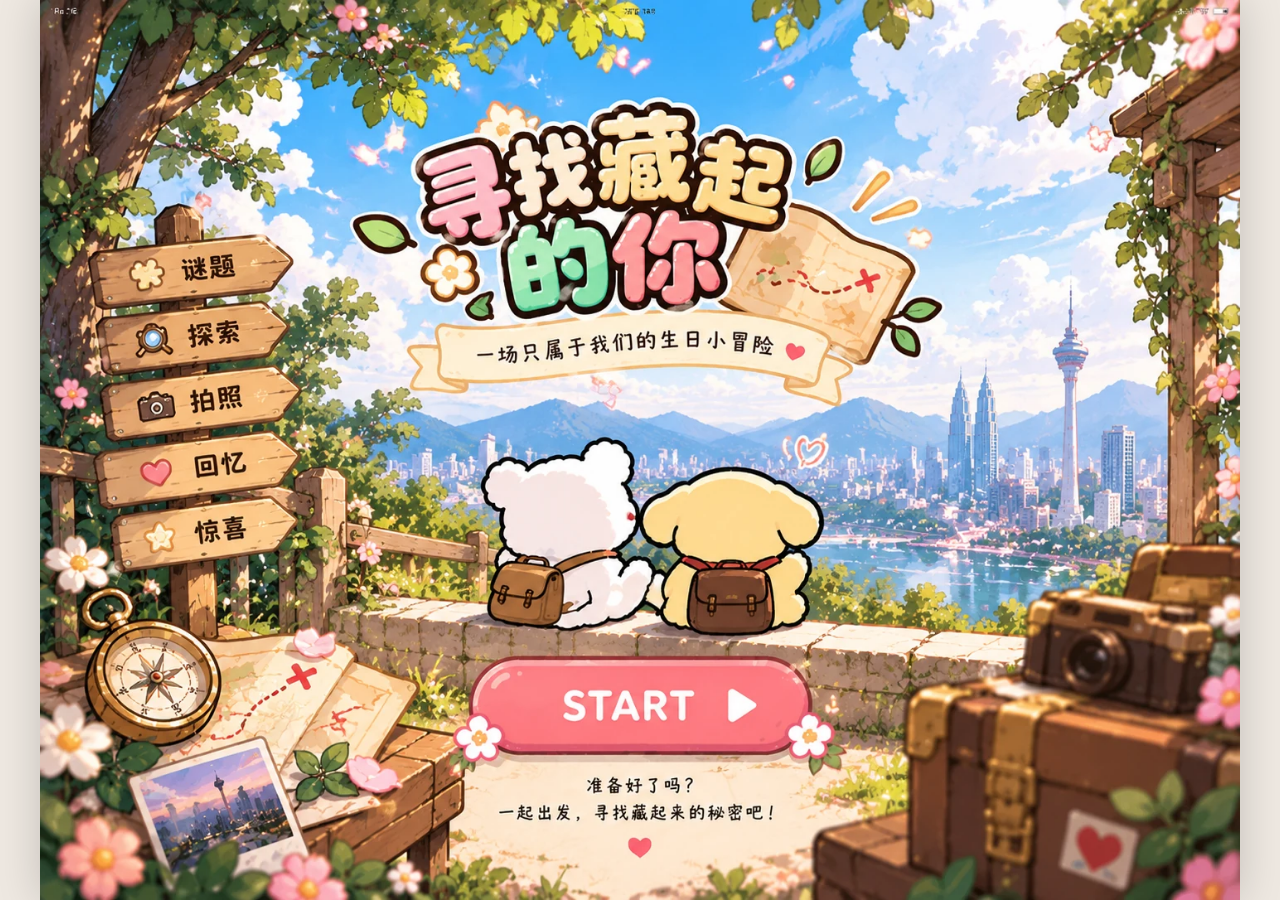
<file: index.html>
<!doctype html><html><head><meta charset="utf-8"><meta name="viewport" content="width=device-width,initial-scale=1"><title>寻找藏起的你</title></head><body style="margin:0;background:#171717"><script>location.replace('/locked-game.html'+location.search);</script><a href="/locked-game.html" style="color:white">Open game</a></body></html>
</file>
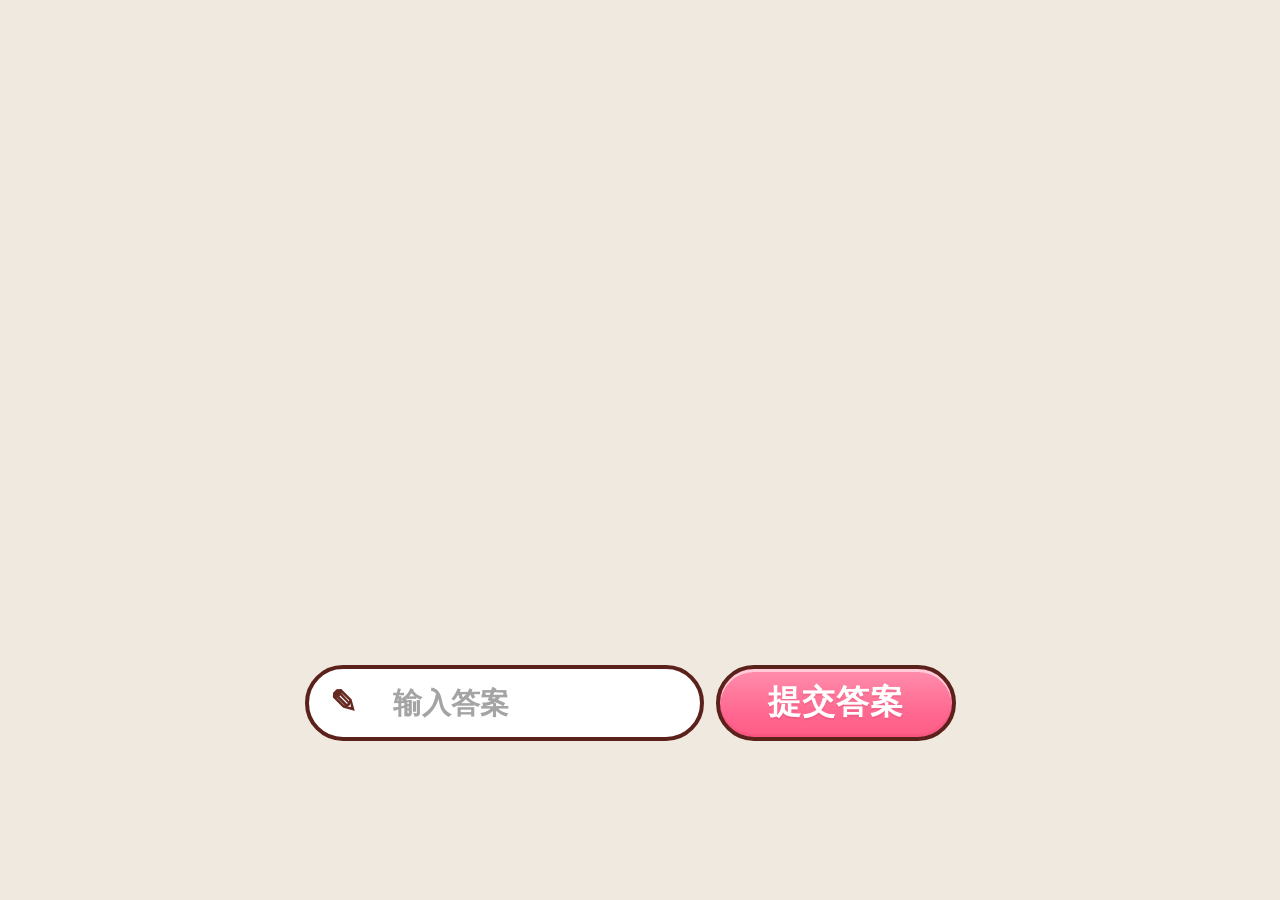
<file: home.html>
<!doctype html>
<html lang="zh-Hans">
<head>
<meta charset="utf-8">
<meta name="viewport" content="width=device-width,initial-scale=1,maximum-scale=1,user-scalable=no,viewport-fit=cover">
<title>生日寻宝大冒险 · Emoji 猜猜看</title>
<style>
*{box-sizing:border-box;-webkit-tap-highlight-color:transparent}
html,body{margin:0;width:100%;height:100%;overflow:hidden;background:#efe9df;font-family:-apple-system,BlinkMacSystemFont,"PingFang SC","Microsoft YaHei",sans-serif}
body{display:grid;place-items:center}
#stage{position:relative;width:min(100vw,calc(100vh*4/3));height:min(100vh,calc(100vw*3/4));aspect-ratio:4/3;overflow:hidden;background:url("[data-uri]") center/100% 100% no-repeat}
#answerForm{position:absolute;left:22.08%;top:73.94%;width:53.2%;height:8.35%;display:grid;grid-template-columns:62.5% 37.5%;gap:1.95%;align-items:stretch}
.answerWrap{position:relative;height:100%}
.answerWrap:after{content:"✎";position:absolute;left:6.4%;top:50%;transform:translateY(-52%);font-size:clamp(22px,2.5vw,34px);font-weight:900;color:#65291f;z-index:3;pointer-events:none}
#answer{width:100%;height:100%;border:4px solid #5b211b;border-radius:999px;outline:none;background:#fff;color:#563329;padding:0 5% 0 21%;font-size:clamp(20px,2.25vw,31px);font-weight:800;line-height:1;-webkit-appearance:none;appearance:none}
#answer::placeholder{color:#a4a4a4;opacity:1}
#submit{width:100%;height:100%;border:4px solid #5b211b;border-radius:999px;background:linear-gradient(180deg,#ff8eac 0%,#ff668f 68%,#ff5d87 100%);box-shadow:inset 0 3px 0 rgba(255,255,255,.55),inset 0 -3px 0 rgba(208,52,88,.18);color:white;font-size:clamp(23px,2.55vw,36px);font-weight:1000;letter-spacing:.03em;text-shadow:0 2px 0 rgba(174,44,74,.15);cursor:pointer;touch-action:manipulation}
#submit:active{transform:translateY(1px)}
#notice{position:absolute;left:50%;bottom:1.2%;transform:translateX(-50%) translateY(12px);background:rgba(76,44,34,.92);color:#fff;padding:.52rem 1rem;border-radius:999px;font-weight:800;opacity:0;pointer-events:none;transition:.18s;z-index:20}
#notice.show{opacity:1;transform:translateX(-50%) translateY(0)}
</style>
</head>
<body>
<div id="stage">
<form id="answerForm">
<div class="answerWrap"><input id="answer" type="text" placeholder="输入答案" autocomplete="off" autocorrect="off" spellcheck="false"></div>
<button id="submit" type="submit">提交答案</button>
</form>
<div id="notice"></div>
</div>
<script>
const form=document.getElementById('answerForm'),input=document.getElementById('answer'),notice=document.getElementById('notice');
function flash(t){notice.textContent=t;notice.classList.add('show');clearTimeout(window.__t);window.__t=setTimeout(()=>notice.classList.remove('show'),1200)}
form.addEventListener('submit',e=>{e.preventDefault();if(!input.value.trim()){flash('先输入答案');input.focus();return}flash('提交成功 ✓')})
</script>
</body>
</html>
</file>
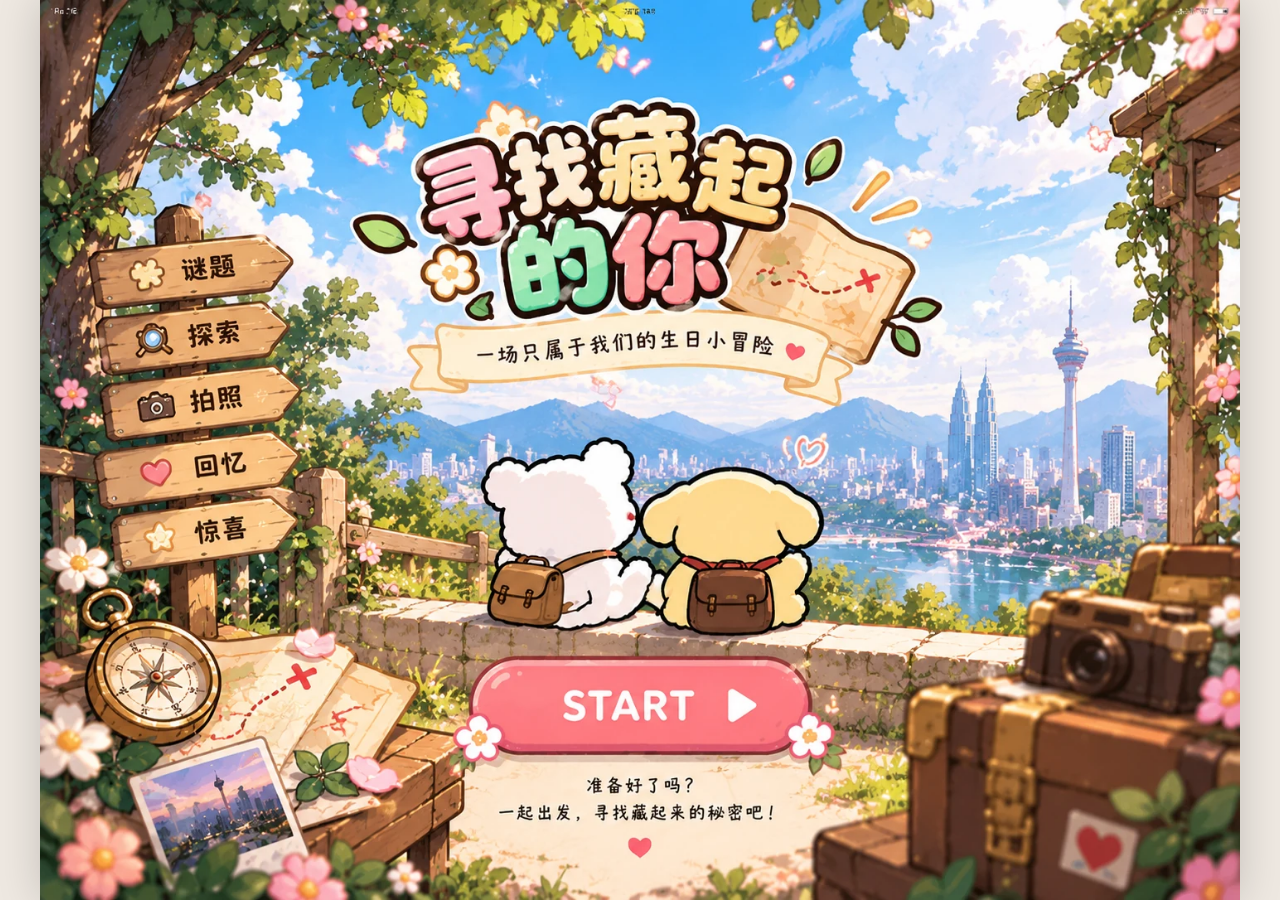
<file: locked-game.html>
<!doctype html>
<html lang="zh-Hans">
<head>
<meta charset="utf-8"><meta name="viewport" content="width=device-width,initial-scale=1,maximum-scale=1,user-scalable=no,viewport-fit=cover"><title>寻找藏起的你</title>
<style>html,body{margin:0;width:100%;height:100%;overflow:hidden;background:#171717}#outer{position:fixed;inset:0;width:100%;height:100%;border:0;display:block}</style>
</head><body><iframe id="outer" src="/wrapper-v13.html?v=line-dog-clean-19"></iframe>
<script>
(function(){
const outer=document.getElementById('outer');
function doc(){try{const w=outer.contentDocument;const f=w&&w.getElementById('game');return f&&f.contentDocument?f.contentDocument:null}catch(e){return null}}
function clean(el){if(!el)return;el.style.setProperty('background','rgba(255,255,255,.001)','important');el.style.setProperty('background-image','none','important');el.style.setProperty('border','0','important');el.style.setProperty('box-shadow','none','important');el.style.setProperty('color','transparent','important');el.style.setProperty('text-shadow','none','important');el.style.setProperty('font-size','0','important');el.style.setProperty('outline','none','important');el.style.setProperty('-webkit-appearance','none','important');el.style.setProperty('appearance','none','important')}
function style(d){if(d.getElementById('clean19'))return;const s=d.createElement('style');s.id='clean19';s.textContent=`
/* GAME 4 - keep the previously fixed number layout */
#g4 .g4UniqueClue45184{display:none!important}
#g4>.badge,#g4 .badge,#g4 [id*=Badge],#g4 [class*=badge]{display:none!important}
#g4 #g4Boxes,#g4 #g4squares{display:none!important}
#g4 .cleanInput19{position:absolute!important;transform:translate(-50%,-50%)!important;width:5.4%!important;height:7.8%!important;padding:0!important;margin:0!important;border:0!important;background:transparent!important;box-shadow:none!important;color:transparent!important;caret-color:transparent!important;font-size:16px!important;z-index:120!important;pointer-events:auto!important;touch-action:manipulation!important;-webkit-appearance:none!important;appearance:none!important}
#g4MirrorTop19,#g4MirrorBottom19{position:absolute!important;inset:0!important;z-index:116!important;pointer-events:none!important}
#g4MirrorTop19 span,#g4MirrorBottom19 span{position:absolute!important;transform:translate(-50%,-50%)!important;width:5.3%!important;height:6.2%!important;display:flex!important;align-items:center!important;justify-content:center!important;font-size:clamp(18px,2.35vw,31px)!important;font-weight:900!important;line-height:1!important;color:#4e332b!important;background:transparent!important;border:0!important;box-shadow:none!important}
#g4 #g4Submit,#g4 #g4submit{position:absolute!important;left:66%!important;top:74.2%!important;width:16.4%!important;height:9.2%!important;z-index:125!important;pointer-events:auto!important;touch-action:manipulation!important}
#g4hint #g4hintNext,#g4hint [id*=Next],#g4hint button{background:rgba(255,255,255,.001)!important;background-image:none!important;border:0!important;box-shadow:none!important;color:transparent!important;text-shadow:none!important;font-size:0!important;outline:none!important;-webkit-appearance:none!important;appearance:none!important}

/* GAME 5 - use the approved artwork, but make the answer row six clear boxes. */
#g5>.badge,#g5 .badge,#g5 [id*=Badge],#g5 [class*=badge]{display:none!important}
#g5 .g5-puzzle{position:absolute!important;inset:0!important;left:0!important;top:0!important;width:100%!important;height:100%!important;margin:0!important;padding:0!important;display:block!important;z-index:30!important;pointer-events:none!important}
/* DMPTFU already exists in the artwork: remove the duplicate live row. */
#g5 #g5Source{display:none!important}
/* Six separate answer boxes, sitting only in the empty space below DMPTFU. */
#g5 #g5Answer{position:absolute!important;left:29.6%!important;top:48.5%!important;width:40.8%!important;height:8.6%!important;margin:0!important;padding:0!important;display:grid!important;grid-template-columns:repeat(6,1fr)!important;gap:2.2%!important;background:transparent!important;border:0!important;box-shadow:none!important;z-index:140!important;pointer-events:auto!important}
#g5 #g5Answer input{width:100%!important;height:100%!important;min-width:0!important;margin:0!important;padding:0!important;box-sizing:border-box!important;border:3px solid #eba3a5!important;border-radius:13px!important;background:#fffaf4!important;box-shadow:0 3px 0 rgba(200,96,116,.13)!important;outline:none!important;-webkit-appearance:none!important;appearance:none!important;text-align:center!important;text-transform:uppercase!important;font-size:clamp(20px,2.7vw,36px)!important;font-weight:1000!important;line-height:1!important;color:#c93655!important;caret-color:#c93655!important;pointer-events:auto!important;touch-action:manipulation!important}
/* Keep the artwork A-Z keyboard fully visible. The real buttons become invisible tap zones over it. */
#g5 #keyboard{position:absolute!important;left:12.8%!important;top:60.4%!important;width:74.4%!important;height:18.2%!important;margin:0!important;padding:0!important;display:grid!important;grid-template-columns:repeat(13,1fr)!important;gap:1%!important;border:0!important;border-radius:0!important;background:transparent!important;background-image:none!important;box-shadow:none!important;z-index:145!important;pointer-events:auto!important}
#g5 #keyboard .key{width:100%!important;height:100%!important;min-width:0!important;margin:0!important;padding:0!important;border:0!important;border-radius:0!important;background:rgba(255,255,255,.001)!important;background-image:none!important;box-shadow:none!important;color:transparent!important;text-shadow:none!important;font-size:0!important;outline:none!important;-webkit-appearance:none!important;appearance:none!important;pointer-events:auto!important;touch-action:manipulation!important}
#g5 #keyboard .key:active{transform:none!important}
/* Only the artwork submit button is visible. */
#g5 #g5Submit,#g5 #g5submit{position:absolute!important;left:34.5%!important;top:80.1%!important;width:31.1%!important;height:10.5%!important;margin:0!important;padding:0!important;border:0!important;border-radius:999px!important;background:rgba(255,255,255,.001)!important;background-image:none!important;box-shadow:none!important;color:transparent!important;text-shadow:none!important;font-size:0!important;outline:none!important;-webkit-appearance:none!important;appearance:none!important;z-index:160!important;pointer-events:auto!important;touch-action:manipulation!important}
`;d.head.appendChild(s)}
function spans(d,id,xs,y,host){let p=d.getElementById(id);if(!p){p=d.createElement('div');p.id=id;host.appendChild(p);xs.forEach((x,i)=>{const s=d.createElement('span');s.style.left=x+'%';s.style.top=y+'%';s.dataset.i=i;p.appendChild(s)})}return [...p.querySelectorAll('span')]}
function game4(d){const host=d.getElementById('g4');if(!host)return;d.querySelectorAll('.g4UniqueClue45184').forEach(x=>x.remove());const ins=[...host.querySelectorAll('input')].slice(0,5);if(ins.length<5)return;const old=[...new Set(ins.map(x=>x.parentElement))],bx=[39.4,45.3,51.2,57.1,63],tx=[42.1,50.2,58.3,66.4,74.5];ins.forEach((x,i)=>{if(x.parentElement!==host)host.appendChild(x);x.className='cleanInput19';x.style.left=bx[i]+'%';x.style.top='79%';x.setAttribute('inputmode','numeric');x.setAttribute('pattern','[0-9]*');x.setAttribute('maxlength','1')});old.forEach(p=>{if(p&&p!==host&&!p.querySelector('input'))p.style.setProperty('display','none','important')});const top=spans(d,'g4MirrorTop19',tx,34.2,host),bot=spans(d,'g4MirrorBottom19',bx,79,host);const sync=()=>ins.forEach((x,i)=>{x.value=(x.value||'').replace(/\D/g,'').slice(0,1);top[i].textContent=x.value;bot[i].textContent=x.value});ins.forEach((x,i)=>{if(!x.dataset.clean19){x.dataset.clean19='1';x.addEventListener('input',()=>{sync();if(x.value&&i<4)ins[i+1].focus()});x.addEventListener('touchend',()=>setTimeout(()=>x.focus(),0),{passive:true})}});sync();const sub=host.querySelector('#g4Submit,#g4submit');if(sub){clean(sub);sub.onclick=e=>{if(e){e.preventDefault();e.stopPropagation()}sync();const code=ins.map(x=>x.value).join('');if(code.length<5){if(typeof d.defaultView.toast==='function')d.defaultView.toast('先填完 5 位数字');return false}if(code!=='45184'){if(typeof d.defaultView.toast==='function')d.defaultView.toast('密码不对，再看看线索');return false}if(typeof d.defaultView.go==='function')d.defaultView.go('g4hint');return false};if(!sub.dataset.touch19){sub.dataset.touch19='1';sub.addEventListener('touchend',e=>{e.preventDefault();e.stopPropagation();sub.click()},{passive:false})}}}
function game5(d){
  const host=d.getElementById('g5');if(!host)return;
  const answer=d.getElementById('g5Answer');
  const keyboard=d.getElementById('keyboard');
  const submit=d.getElementById('g5Submit');
  if(!answer||!keyboard||!submit)return;
  const inputs=[...answer.querySelectorAll('input')].slice(0,6);
  inputs.forEach((inp,i)=>{
    inp.setAttribute('maxlength','1');inp.setAttribute('autocapitalize','characters');
    if(!inp.dataset.clean19){
      inp.dataset.clean19='1';
      inp.addEventListener('input',()=>{inp.value=(inp.value||'').replace(/[^A-Za-z]/g,'').toUpperCase().slice(-1)});
      inp.addEventListener('touchend',()=>setTimeout(()=>inp.focus(),0),{passive:true});
    }
  });
  const keys=[...keyboard.querySelectorAll('.key')];
  keys.forEach(k=>{k.style.setProperty('background','rgba(255,255,255,.001)','important');k.style.setProperty('border','0','important');k.style.setProperty('box-shadow','none','important');k.style.setProperty('color','transparent','important');k.style.setProperty('font-size','0','important')});
  clean(submit);
  if(!submit.dataset.touch19){submit.dataset.touch19='1';submit.addEventListener('touchend',e=>{e.preventDefault();e.stopPropagation();submit.click()},{passive:false})}
}
function patch(){const d=doc();if(!d)return;style(d);game4(d);game5(d)}
outer.addEventListener('load',()=>{let n=0;const t=setInterval(()=>{patch();if(++n>160)clearInterval(t)},250)});
})();
</script></body></html>
</file>
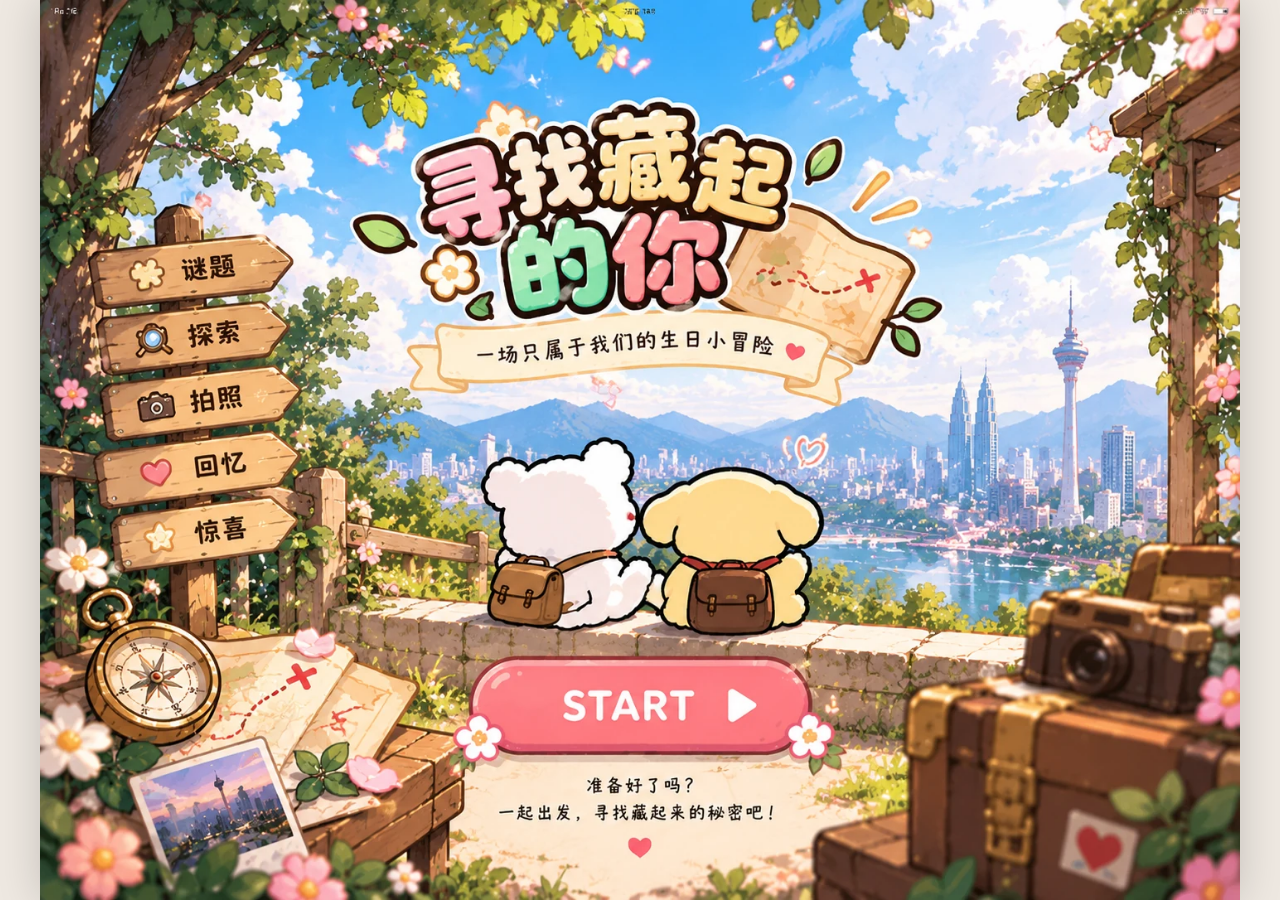
<file: wrapper-v13.html>
<!doctype html>
<html lang="zh-Hans">
<head>
<meta charset="utf-8">
<meta name="viewport" content="width=device-width,initial-scale=1,maximum-scale=1,user-scalable=no,viewport-fit=cover">
<meta name="apple-mobile-web-app-capable" content="yes">
<meta name="theme-color" content="#fff6ee">
<title>寻找藏起的你 · 生日寻宝</title>
<style>html,body{margin:0;width:100%;height:100%;overflow:hidden;background:#171717}#game{position:fixed;inset:0;width:100%;height:100%;border:0;display:block;background:#171717}</style>
</head>
<body>
<iframe id="game" src="/Index.html?v=line-dog-ui-fix-13" allow="autoplay; fullscreen"></iframe>
<script>
(function(){
  const frame=document.getElementById('game');
  frame.addEventListener('load',function(){
    try{
      const d=frame.contentDocument;
      const style=d.createElement('style');
      style.textContent=`
/* GAME 2 */
#g2 .g2-card{inset:0!important;left:0!important;top:0!important;width:100%!important;height:100%!important;padding:0!important;border:0!important;border-radius:0!important;background:transparent!important;box-shadow:none!important;pointer-events:none!important}
#g2 .g2-title{display:none!important}
#g2 .g2-groups{display:none!important}
#g2 .g2CleanStrip{position:absolute!important;top:39.7%!important;width:4.15%!important;height:29.9%!important;background:rgba(255,249,232,.985)!important;z-index:30!important;pointer-events:none!important}
#g2 .g2CleanStrip.s1{left:46.15%!important}
#g2 .g2CleanStrip.s2{left:73.25%!important}
#g2 .g2Underline{position:absolute!important;transform:translate(-50%,-50%)!important;width:1.18%!important;height:2px!important;background:#5a3327!important;border-radius:2px!important;z-index:31!important;pointer-events:none!important}
#g2 .g2-output{position:absolute!important;left:38.05%!important;top:72.2%!important;width:53.0%!important;height:7.4%!important;margin:0!important;padding:1.45% 1.1%!important;box-sizing:border-box!important;display:grid!important;grid-template-columns:1fr 1fr!important;gap:3.2%!important;align-items:stretch!important;background:rgba(255,248,232,.98)!important;border:2px solid #c99b72!important;border-radius:16px!important;z-index:26!important;pointer-events:none!important}
#g2 .outgrp{width:100%!important;height:100%!important;display:grid!important;grid-template-columns:repeat(7,1fr)!important;gap:1.8%!important;align-items:stretch!important}
#g2 .outtile{display:flex!important;align-items:center!important;justify-content:center!important;border:2px solid #9a6244!important;border-radius:6px!important;background:#fffdf4!important;font-size:clamp(15px,1.55vw,23px)!important;font-weight:900!important;line-height:1!important;color:#5a3327!important;box-shadow:none!important;padding:0!important;margin:0!important;box-sizing:border-box!important}
#g2 .g2-submit{position:absolute!important;left:51.9%!important;top:81.05%!important;width:24.1%!important;height:6.9%!important;border:0!important;background:rgba(255,255,255,.001)!important;box-shadow:none!important;color:transparent!important;text-shadow:none!important;font-size:0!important;z-index:40!important;pointer-events:auto!important}
#g2 .preciseG2Input{position:absolute!important;transform:translate(-50%,-50%)!important;width:2.25%!important;height:3.6%!important;padding:0!important;margin:0!important;border:0!important;border-radius:0!important;background:transparent!important;box-shadow:none!important;outline:none!important;-webkit-appearance:none!important;appearance:none!important;text-align:center!important;font-size:clamp(16px,1.6vw,24px)!important;font-weight:900!important;line-height:1!important;color:#5a3327!important;z-index:35!important;pointer-events:auto!important;caret-color:#5a3327!important}

/* Game 1 hint */
.invisibleArtworkHit,.invisibleArtworkHit:hover,.invisibleArtworkHit:active,.invisibleArtworkHit:focus{background:rgba(255,255,255,.001)!important;background-image:none!important;border:0!important;box-shadow:none!important;color:transparent!important;text-shadow:none!important;outline:none!important;-webkit-appearance:none!important;appearance:none!important}
.invisibleArtworkHit::before,.invisibleArtworkHit::after{display:none!important;content:none!important}

/* GAME 3 */
#g3 .g3-card{position:absolute!important;z-index:14!important;left:21.5%!important;top:29.2%!important;width:56.2%!important;height:55.2%!important;box-sizing:border-box!important;overflow:hidden!important;background:#fffbee!important;border-radius:36px!important;padding:1.65% 4% 1.55%!important;display:flex!important;flex-direction:column!important;align-items:stretch!important;pointer-events:auto!important}
#g3 .g3-media{flex:0 0 45%!important;min-height:0!important;position:relative!important;z-index:16!important}
#g3 .g3-question{margin-top:.7%!important;margin-bottom:.55%!important}
#g3 .g3-options{position:relative!important;z-index:18!important;pointer-events:auto!important}
#g3 .g3-option{position:relative!important;z-index:19!important;pointer-events:auto!important;touch-action:manipulation!important}
#g3 #g3Badge{display:none!important}
#g3.g3-q2 .g3-card{top:27.9%!important;height:56.4%!important;padding-top:1.35%!important}
#g3.g3-q2 .g3-media{flex:0 0 49%!important;z-index:24!important}
#g3.g3-q2 .g3-media video{object-fit:cover!important;object-position:center 63%!important;transform:none!important}
#g3.g3-q2 .g3-question{margin-top:.25%!important;margin-bottom:.55%!important}
#g3.g3-q2 .g3-options.two{gap:1.2%!important}
#g3.g3-q2 .videoToggle.videoPlaying{display:none!important}
#g3.g3-q2 .mutePill{bottom:2%!important;right:2%!important;font-size:clamp(10px,1.05vw,15px)!important;padding:.35em .65em!important;opacity:.78!important}
#g3.g3-q3 .g3-media img{object-fit:cover!important;object-position:center 48%!important}
#g3.g3-q5 .g3-card,#g3.g3-q6 .g3-card{left:20.3%!important;top:28.2%!important;width:59.4%!important;height:56.4%!important;padding:2.0% 2.1%!important;display:grid!important;grid-template-columns:43% 53%!important;grid-template-rows:auto 1fr!important;grid-template-areas:"media question" "media options"!important;column-gap:4%!important;row-gap:2%!important;align-items:stretch!important;overflow:hidden!important}
#g3.g3-q5 .g3-media,#g3.g3-q6 .g3-media{grid-area:media!important;width:100%!important;height:100%!important;min-height:0!important;display:flex!important;align-items:center!important;justify-content:center!important;background:#f3eadc!important;border-radius:22px!important;overflow:hidden!important;border:2px solid rgba(54,139,202,.45)!important}
#g3.g3-q5 .g3-media img,#g3.g3-q6 .g3-media img{width:100%!important;height:100%!important;object-fit:contain!important;object-position:center center!important;background:#f3eadc!important}
#g3.g3-q5 .g3-question,#g3.g3-q6 .g3-question{grid-area:question!important;margin:0!important;padding:0 1%!important;align-self:end!important;font-size:clamp(15px,1.65vw,24px)!important;line-height:1.22!important;text-align:center!important}
#g3.g3-q5 .g3-options,#g3.g3-q6 .g3-options{grid-area:options!important;width:100%!important;height:100%!important;display:flex!important;flex-direction:column!important;justify-content:flex-start!important;align-items:stretch!important;gap:6%!important;margin:0!important;padding:2% 0 0!important;box-sizing:border-box!important}
#g3.g3-q5 .g3-option,#g3.g3-q6 .g3-option{width:100%!important;min-height:18%!important;height:auto!important;margin:0!important;padding:2.2% 5%!important;display:flex!important;align-items:center!important;justify-content:flex-start!important;text-align:left!important;font-size:clamp(13px,1.35vw,20px)!important;line-height:1.2!important;border-radius:999px!important}
#g3 #g3Submit{position:absolute!important;z-index:120!important;left:38%!important;top:85.1%!important;width:24%!important;height:8.1%!important;box-sizing:border-box!important;background:rgba(255,255,255,.001)!important;background-image:none!important;border:0!important;border-radius:999px!important;box-shadow:none!important;color:transparent!important;text-shadow:none!important;font-size:0!important;outline:none!important;pointer-events:auto!important;touch-action:manipulation!important;-webkit-appearance:none!important;appearance:none!important}
#g3 #g3Submit::before,#g3 #g3Submit::after{display:none!important;content:none!important}
#g3 #g3Back{z-index:45!important;background:rgba(255,255,255,.001)!important;border:0!important;box-shadow:none!important;color:transparent!important;text-shadow:none!important;pointer-events:auto!important}
#g3 #shells{display:none!important}

/* GAME 4 — artwork only; remove every live duplicate layer. */
#g4 > .badge,#g4 .badge{display:none!important}
#g4 .g4-card{position:absolute!important;inset:0!important;left:0!important;top:0!important;width:100%!important;height:100%!important;margin:0!important;padding:0!important;border:0!important;border-radius:0!important;background:transparent!important;box-shadow:none!important;overflow:visible!important;pointer-events:none!important}
#g4 #codeTop,#g4 #clues{display:none!important}
#g4 .g4-entry{position:absolute!important;inset:0!important;left:0!important;top:0!important;width:100%!important;height:100%!important;margin:0!important;padding:0!important;display:block!important;background:transparent!important;pointer-events:none!important}
/* Five real numeric inputs, exactly inside the five dashed boxes printed in the artwork. */
#g4 #g4Boxes{position:absolute!important;left:35.6%!important;top:80.05%!important;width:29.7%!important;height:9.55%!important;margin:0!important;padding:0!important;border:0!important;border-radius:0!important;background:transparent!important;box-shadow:none!important;display:grid!important;grid-template-columns:repeat(5,1fr)!important;gap:2.35%!important;z-index:80!important;pointer-events:auto!important}
#g4 #g4Boxes input{width:100%!important;height:100%!important;min-width:0!important;margin:0!important;padding:0!important;border:0!important;border-radius:0!important;background:transparent!important;box-shadow:none!important;outline:none!important;-webkit-appearance:none!important;appearance:none!important;text-align:center!important;font-size:clamp(20px,2.35vw,32px)!important;font-weight:900!important;line-height:1!important;color:#5a3327!important;caret-color:#5a3327!important;pointer-events:auto!important;touch-action:manipulation!important}
/* Pink button already exists in the artwork; this is only the invisible hit area. */
#g4 #g4Submit{position:absolute!important;left:67.4%!important;top:79.45%!important;width:14.8%!important;height:10.6%!important;margin:0!important;padding:0!important;border:0!important;border-radius:999px!important;background:rgba(255,255,255,.001)!important;background-image:none!important;box-shadow:none!important;color:transparent!important;text-shadow:none!important;font-size:0!important;outline:none!important;-webkit-appearance:none!important;appearance:none!important;z-index:85!important;pointer-events:auto!important;touch-action:manipulation!important}
#g4 #g4Submit::before,#g4 #g4Submit::after{display:none!important;content:none!important}
#g4 .back{background:rgba(255,255,255,.001)!important;border:0!important;box-shadow:none!important;color:transparent!important;text-shadow:none!important;z-index:90!important;pointer-events:auto!important}
`;
      d.head.appendChild(style);

      const s=d.createElement('script');
      s.textContent=`
try{
  g1[3].answers=['如胶似漆'];
  g3[2].src='/assets/game3_q3_ipad_blur.jpg?v=10';

  state.g1=0;
  state.g3=0;
  state.screen='cover';
  save();
  go('cover');

  window.__startBirthdayGame=(function(original){
    return function(e){
      try{state.g1=0;state.g3=0;state.screen='g1';save();}catch(_){}
      return original ? original(e) : false;
    };
  })(window.__startBirthdayGame);

  const g2el=document.querySelector('#g2');
  if(g2el){
    ['s1','s2'].forEach(function(c){const strip=document.createElement('div');strip.className='g2CleanStrip '+c;g2el.appendChild(strip);});
    const ys=[41.943,46.087,50.276,54.466,58.711,62.937,67.081];
    [48.343,75.518].forEach(function(x){ys.forEach(function(y){const u=document.createElement('div');u.className='g2Underline';u.style.left=x+'%';u.style.top=(y+1.28)+'%';g2el.appendChild(u);});});
    [1,2].forEach(function(group){
      const x=group===1?48.343:75.518;
      const inputs=[...document.querySelectorAll('.letterBox[data-group="'+group+'"]')];
      inputs.forEach(function(inp,i){g2el.appendChild(inp);inp.classList.add('preciseG2Input');inp.style.left=x+'%';inp.style.top=ys[i]+'%';});
    });
  }

  const hideHintButton=function(){
    [...document.querySelectorAll('button,a,[role="button"]')].forEach(function(el){
      const t=(el.textContent||'').replace(/\\s+/g,'');
      if(t.includes('开始通往哪里了')) el.classList.add('invisibleArtworkHit');
    });
  };
  hideHintButton();
  const mo=new MutationObserver(hideHintButton);
  mo.observe(document.body,{childList:true,subtree:true});

  const setupVideoQ2=function(){
    const v=document.querySelector('#lipVideo');
    const btn=document.querySelector('#videoToggle');
    if(!v||!btn) return;
    v.muted=true;v.setAttribute('playsinline','');v.setAttribute('webkit-playsinline','');v.controls=false;
    const sync=function(){const playing=!v.paused&&!v.ended;btn.classList.toggle('videoPlaying',playing);if(!playing)btn.textContent='▶';};
    btn.onclick=function(e){e.preventDefault();e.stopPropagation();if(v.paused||v.ended){const p=v.play();if(p&&p.then)p.then(sync).catch(sync)}else{v.pause();sync();}};
    v.onclick=function(){if(v.paused||v.ended){const p=v.play();if(p&&p.then)p.then(sync).catch(sync)}else{v.pause();sync();}};
    v.onplay=sync;v.onpause=sync;v.onended=sync;sync();
  };

  const originalRenderG3=renderG3;
  renderG3=function(){
    originalRenderG3();
    const screen=document.querySelector('#g3');
    if(screen){screen.classList.toggle('g3-q2',state.g3===1);screen.classList.toggle('g3-q3',state.g3===2);screen.classList.toggle('g3-q5',state.g3===4);screen.classList.toggle('g3-q6',state.g3===5);}
    if(state.g3===1)setupVideoQ2();
  };

  const submit=document.querySelector('#g3Submit');
  if(submit&&!submit.dataset.ipadTouchFixed13){submit.dataset.ipadTouchFixed13='1';submit.addEventListener('touchend',function(e){e.preventDefault();e.stopPropagation();submit.click();},{passive:false});}

  /* GAME 4 — real inputs are the five artwork boxes; numeric keyboard + auto advance. */
  const g4ins=[...document.querySelectorAll('#g4Boxes input')];
  g4ins.forEach(function(inp,i){
    inp.setAttribute('inputmode','numeric');
    inp.setAttribute('pattern','[0-9]*');
    inp.setAttribute('maxlength','1');
    inp.addEventListener('focus',function(){try{inp.select()}catch(_){}});
    inp.addEventListener('input',function(){
      inp.value=(inp.value||'').replace(/\\D/g,'').slice(0,1);
      if(inp.value&&i<g4ins.length-1)g4ins[i+1].focus();
    });
    inp.addEventListener('keydown',function(e){if(e.key==='Backspace'&&!inp.value&&i>0)g4ins[i-1].focus();});
    inp.addEventListener('touchstart',function(){inp.focus();},{passive:true});
    inp.addEventListener('touchend',function(){setTimeout(function(){inp.focus();},0);},{passive:true});
    inp.addEventListener('click',function(){inp.focus();});
  });

  /* The clue set is not unique, so do not block the birthday flow on one guessed code. */
  const g4submit=document.querySelector('#g4Submit');
  if(g4submit){
    g4submit.onclick=function(){
      const c=g4ins.map(function(x){return x.value;}).join('');
      if(c.length<5){toast('先填完 5 位数字');return;}
      go('g4hint');
    };
    if(!g4submit.dataset.ipadTouchFixed13){
      g4submit.dataset.ipadTouchFixed13='1';
      g4submit.addEventListener('touchend',function(e){e.preventDefault();e.stopPropagation();g4submit.click();},{passive:false});
    }
  }
}catch(e){console.error(e)}
`;
      d.body.appendChild(s);
    }catch(e){console.error('line dog patch failed',e)}
  });
})();
</script>
</body>
</html>
</file>
